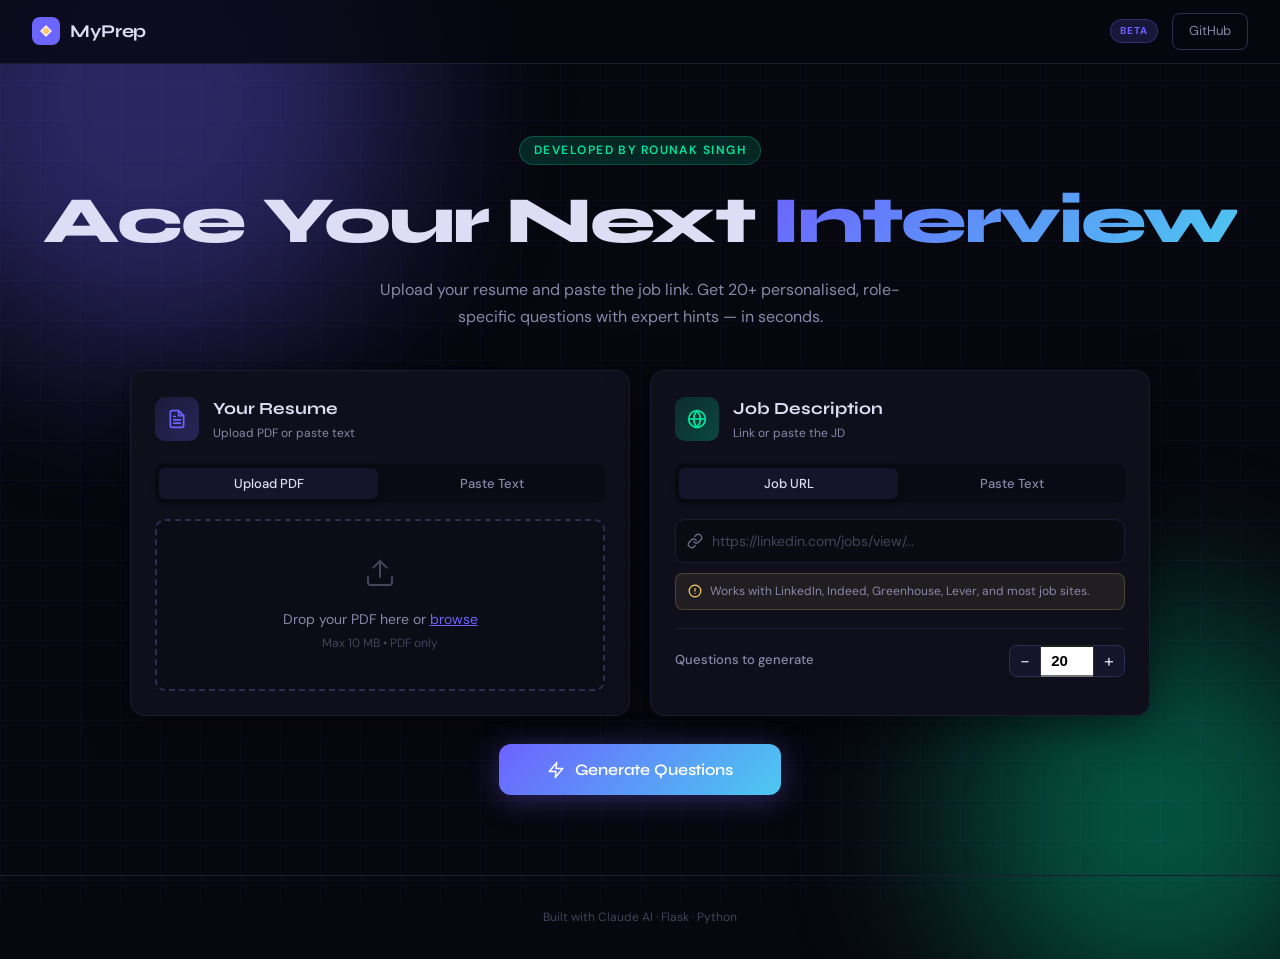
<file: templates/index.html>
<!DOCTYPE html>
<html lang="en">
<head>
<meta charset="UTF-8" />
<meta name="viewport" content="width=device-width, initial-scale=1.0"/>
<title>InterviewAI — Smart Interview Prep</title>
<link rel="preconnect" href="https://fonts.googleapis.com">
<link href="https://fonts.googleapis.com/css2?family=Syne:wght@400;600;700;800&family=DM+Sans:wght@300;400;500&display=swap" rel="stylesheet">
<link rel="stylesheet" href="/static/style.css" />
</head>
<body>

<!-- ── BACKGROUND ── -->
<div class="bg-grid"></div>
<div class="orb orb-1"></div>
<div class="orb orb-2"></div>

<!-- ── HEADER ── -->
<header>
  <div class="logo">
    <svg width="28" height="28" viewBox="0 0 28 28" fill="none">
      <rect width="28" height="28" rx="8" fill="url(#lg)"/>
      <path d="M8 14 L14 8 L20 14 L14 20 Z" fill="white" opacity="0.9"/>
      <circle cx="14" cy="14" r="3" fill="url(#lg2)"/>
      <defs>
        <linearGradient id="lg" x1="0" y1="0" x2="28" y2="28">
          <stop offset="0%" stop-color="#6c63ff"/>
          <stop offset="100%" stop-color="#4cc9f0"/>
        </linearGradient>
        <linearGradient id="lg2" x1="0" y1="0" x2="6" y2="6">
          <stop offset="0%" stop-color="#ffd166"/>
          <stop offset="100%" stop-color="#ff4d6d"/>
        </linearGradient>
      </defs>
    </svg>
    <span>MyPrep</span>
  </div>
  <div class="header-right">
    <span class="badge-beta">Beta</span>
    <a href="https://github.com/RounakSingh3337" class="btn-ghost" target="_blank">GitHub</a>
  </div>
</header>

<!-- ── HERO ── -->
<section class="hero">
  <div class="hero-eyebrow">Developed By Rounak Singh</div>
  <h1>Ace Your Next <span class="gradient-text">Interview</span></h1>
  <p class="hero-sub">Upload your resume and paste the job link. Get 20+ personalised, role-specific questions with expert hints — in seconds.</p>
</section>

<!-- ── FORM CARD ── -->
<main>
  <form id="mainForm" enctype="multipart/form-data">

    <div class="form-grid">

      <!-- Resume block -->
      <div class="card" id="resumeCard">
        <div class="card-header">
          <div class="card-icon" style="background:linear-gradient(135deg,#6c63ff22,#6c63ff44);">
            <svg width="20" height="20" fill="none" viewBox="0 0 24 24"><path d="M14 2H6a2 2 0 0 0-2 2v16a2 2 0 0 0 2 2h12a2 2 0 0 0 2-2V8z" stroke="#6c63ff" stroke-width="2" stroke-linecap="round"/><polyline points="14 2 14 8 20 8" stroke="#6c63ff" stroke-width="2" stroke-linecap="round"/><line x1="16" y1="13" x2="8" y2="13" stroke="#6c63ff" stroke-width="2" stroke-linecap="round"/><line x1="16" y1="17" x2="8" y2="17" stroke="#6c63ff" stroke-width="2" stroke-linecap="round"/><polyline points="10 9 9 9 8 9" stroke="#6c63ff" stroke-width="2" stroke-linecap="round"/></svg>
          </div>
          <div>
            <h2>Your Resume</h2>
            <p>Upload PDF or paste text</p>
          </div>
        </div>

        <div class="tabs">
          <button type="button" class="tab active" data-tab="upload" data-group="resume">Upload PDF</button>
          <button type="button" class="tab" data-tab="paste" data-group="resume">Paste Text</button>
        </div>

        <div id="resume-upload" class="tab-panel active">
          <div class="dropzone" id="dropzone">
            <input type="file" id="resume_file" name="resume_file" accept=".pdf" hidden />
            <div class="dz-icon">
              <svg width="32" height="32" fill="none" viewBox="0 0 24 24"><path d="M21 15v4a2 2 0 0 1-2 2H5a2 2 0 0 1-2-2v-4" stroke="currentColor" stroke-width="1.5" stroke-linecap="round"/><polyline points="17 8 12 3 7 8" stroke="currentColor" stroke-width="1.5" stroke-linecap="round"/><line x1="12" y1="3" x2="12" y2="15" stroke="currentColor" stroke-width="1.5" stroke-linecap="round"/></svg>
            </div>
            <div class="dz-text">Drop your PDF here or <span class="dz-link">browse</span></div>
            <div class="dz-sub" id="fileLabel">Max 10 MB • PDF only</div>
          </div>
        </div>

        <div id="resume-paste" class="tab-panel">
          <textarea name="resume_text" id="resume_text" placeholder="Paste your resume text here..." rows="9"></textarea>
        </div>
      </div>

      <!-- JD block -->
      <div class="card" id="jdCard">
        <div class="card-header">
          <div class="card-icon" style="background:linear-gradient(135deg,#00e5a022,#00e5a044);">
            <svg width="20" height="20" fill="none" viewBox="0 0 24 24"><circle cx="12" cy="12" r="10" stroke="#00e5a0" stroke-width="2"/><line x1="2" y1="12" x2="22" y2="12" stroke="#00e5a0" stroke-width="2"/><path d="M12 2a15.3 15.3 0 0 1 4 10 15.3 15.3 0 0 1-4 10 15.3 15.3 0 0 1-4-10 15.3 15.3 0 0 1 4-10z" stroke="#00e5a0" stroke-width="2"/></svg>
          </div>
          <div>
            <h2>Job Description</h2>
            <p>Link or paste the JD</p>
          </div>
        </div>

        <div class="tabs">
          <button type="button" class="tab active" data-tab="url" data-group="jd">Job URL</button>
          <button type="button" class="tab" data-tab="textjd" data-group="jd">Paste Text</button>
        </div>

        <div id="jd-url" class="tab-panel active">
          <div class="input-wrap">
            <svg class="input-icon" width="16" height="16" fill="none" viewBox="0 0 24 24"><path d="M10 13a5 5 0 0 0 7.54.54l3-3a5 5 0 0 0-7.07-7.07l-1.72 1.71" stroke="#6b6b8a" stroke-width="2" stroke-linecap="round"/><path d="M14 11a5 5 0 0 0-7.54-.54l-3 3a5 5 0 0 0 7.07 7.07l1.71-1.71" stroke="#6b6b8a" stroke-width="2" stroke-linecap="round"/></svg>
            <input type="url" name="jd_url" id="jd_url" placeholder="https://linkedin.com/jobs/view/..." />
          </div>
          <div class="hint-box">
            <svg width="14" height="14" fill="none" viewBox="0 0 24 24"><circle cx="12" cy="12" r="10" stroke="#ffd166" stroke-width="2"/><line x1="12" y1="8" x2="12" y2="12" stroke="#ffd166" stroke-width="2" stroke-linecap="round"/><line x1="12" y1="16" x2="12.01" y2="16" stroke="#ffd166" stroke-width="2" stroke-linecap="round"/></svg>
            Works with LinkedIn, Indeed, Greenhouse, Lever, and most job sites.
          </div>
        </div>

        <div id="jd-textjd" class="tab-panel">
          <textarea name="jd_text" id="jd_text" placeholder="Paste the full job description here..." rows="9"></textarea>
        </div>

        <!-- Options -->
        <div class="options-row">
          <label>Questions to generate</label>
          <div class="num-control">
            <button type="button" id="numMinus">−</button>
            <input type="number" name="num_questions" id="num_questions" value="20" min="5" max="40" readonly />
            <button type="button" id="numPlus">+</button>
          </div>
        </div>
      </div>
    </div>

    <div class="submit-row">
      <button type="submit" class="btn-generate" id="submitBtn">
        <svg width="18" height="18" fill="none" viewBox="0 0 24 24"><polygon points="13 2 3 14 12 14 11 22 21 10 12 10 13 2" stroke="white" stroke-width="2" stroke-linecap="round" stroke-linejoin="round"/></svg>
        Generate Questions
      </button>
    </div>

  </form>

  <!-- ── ERROR ── -->
  <div id="errorBox" class="error-box hidden">
    <svg width="18" height="18" fill="none" viewBox="0 0 24 24"><circle cx="12" cy="12" r="10" stroke="#ff4d6d" stroke-width="2"/><line x1="15" y1="9" x2="9" y2="15" stroke="#ff4d6d" stroke-width="2" stroke-linecap="round"/><line x1="9" y1="9" x2="15" y2="15" stroke="#ff4d6d" stroke-width="2" stroke-linecap="round"/></svg>
    <span id="errorMsg"></span>
  </div>

  <!-- ── LOADING ── -->
  <div id="loadingSection" class="loading-section hidden">
    <div class="loading-card">
      <div class="spinner"></div>
      <div class="loading-title">Analysing your profile…</div>
      <div class="loading-steps" id="loadingSteps">
        <div class="ls ls-active" id="ls1">📄 Reading resume</div>
        <div class="ls" id="ls2">🌐 Fetching job description</div>
        <div class="ls" id="ls3">🧠 Crafting tailored questions</div>
        <div class="ls" id="ls4">✨ Finalising interview pack</div>
      </div>
    </div>
  </div>

  <!-- ── RESULTS ── -->
  <div id="resultsSection" class="hidden">

    <div class="results-header">
      <div>
        <h2 class="results-title">Your Interview Questions</h2>
        <p class="results-sub" id="resultsMeta"></p>
      </div>
      <div class="results-actions">
        <button class="btn-ghost" id="copyAllBtn">
          <svg width="15" height="15" fill="none" viewBox="0 0 24 24"><rect x="9" y="9" width="13" height="13" rx="2" stroke="currentColor" stroke-width="2"/><path d="M5 15H4a2 2 0 0 1-2-2V4a2 2 0 0 1 2-2h9a2 2 0 0 1 2 2v1" stroke="currentColor" stroke-width="2"/></svg>
          Copy All
        </button>
        <button class="btn-ghost" id="resetBtn">
          <svg width="15" height="15" fill="none" viewBox="0 0 24 24"><polyline points="1 4 1 10 7 10" stroke="currentColor" stroke-width="2" stroke-linecap="round"/><path d="M3.51 15a9 9 0 1 0 .49-4.95" stroke="currentColor" stroke-width="2" stroke-linecap="round"/></svg>
          New Search
        </button>
      </div>
    </div>

    <!-- Stats -->
    <div class="stats-row" id="statsRow"></div>

    <!-- Filter bar -->
    <div class="filter-bar">
      <button class="filter-btn active" data-filter="all">All</button>
      <button class="filter-btn" data-filter="Technical Skills">Technical</button>
      <button class="filter-btn" data-filter="Behavioral">Behavioral</button>
      <button class="filter-btn" data-filter="System Design">System Design</button>
      <button class="filter-btn" data-filter="Problem Solving">Problem Solving</button>
      <button class="filter-btn" data-filter="Cultural Fit">Cultural Fit</button>
      <button class="filter-btn" data-filter="Leadership">Leadership</button>
    </div>

    <!-- Question list -->
    <div id="questionList"></div>

  </div>
</main>

<footer>
  <span>Built with Claude AI · Flask · Python</span>
</footer>

<script src="/static/app.js"></script>
</body>
</html>
</file>
<file: static/style.css>
/* ── Reset & base ──────────────────────────────────────────────────────────── */
*, *::before, *::after { box-sizing: border-box; margin: 0; padding: 0; }

:root {
  --bg:         #07070f;
  --bg-card:    #0f0f1c;
  --bg-hover:   #14142a;
  --border:     #1c1c32;
  --border-hl:  #2e2e52;
  --accent:     #6c63ff;
  --accent-dim: rgba(108,99,255,0.18);
  --accent-glow:rgba(108,99,255,0.35);
  --green:      #00e5a0;
  --green-dim:  rgba(0,229,160,0.15);
  --yellow:     #ffd166;
  --red:        #ff4d6d;
  --cyan:       #4cc9f0;
  --text:       #ddddf5;
  --text-2:     #8888aa;
  --text-3:     #44445a;
  --radius:     14px;
  --shadow:     0 8px 40px rgba(0,0,0,0.55);
}

html { scroll-behavior: smooth; }

body {
  background: var(--bg);
  color: var(--text);
  font-family: 'DM Sans', sans-serif;
  font-size: 15px;
  line-height: 1.6;
  min-height: 100vh;
  overflow-x: hidden;
}

/* ── Background effects ────────────────────────────────────────────────────── */
.bg-grid {
  position: fixed; inset: 0; pointer-events: none; z-index: 0;
  background-image:
    linear-gradient(rgba(108,99,255,0.04) 1px, transparent 1px),
    linear-gradient(90deg, rgba(108,99,255,0.04) 1px, transparent 1px);
  background-size: 40px 40px;
}
.orb {
  position: fixed; border-radius: 50%; pointer-events: none; z-index: 0;
  filter: blur(90px); opacity: 0.35;
}
.orb-1 { width: 500px; height: 500px; background: #6c63ff; top: -150px; left: -100px; }
.orb-2 { width: 400px; height: 400px; background: #00e5a0; bottom: -120px; right: -80px; }

/* ── Header ────────────────────────────────────────────────────────────────── */
header {
  position: sticky; top: 0; z-index: 100;
  display: flex; align-items: center; justify-content: space-between;
  padding: 0 32px; height: 64px;
  background: rgba(7,7,15,0.8);
  backdrop-filter: blur(18px);
  border-bottom: 1px solid var(--border);
}
.logo { display: flex; align-items: center; gap: 10px; font-family: 'Syne', sans-serif; font-weight: 700; font-size: 18px; letter-spacing: -0.02em; }
.header-right { display: flex; align-items: center; gap: 14px; }
.badge-beta {
  font-size: 10px; font-weight: 700; letter-spacing: 0.1em; text-transform: uppercase;
  color: var(--accent); background: var(--accent-dim); border: 1px solid rgba(108,99,255,0.3);
  padding: 3px 9px; border-radius: 20px;
}
.btn-ghost {
  background: transparent; border: 1px solid var(--border-hl);
  color: var(--text-2); padding: 7px 16px; border-radius: 8px;
  font-size: 13px; cursor: pointer; display: flex; align-items: center; gap: 6px;
  transition: all 0.2s; font-family: inherit; text-decoration: none;
}
.btn-ghost:hover { border-color: var(--accent); color: var(--text); background: var(--accent-dim); }

/* ── Hero ──────────────────────────────────────────────────────────────────── */
.hero { position: relative; z-index: 1; text-align: center; padding: 72px 24px 40px; }
.hero-eyebrow {
  display: inline-block; font-size: 12px; font-weight: 600; letter-spacing: 0.12em;
  text-transform: uppercase; color: var(--green); background: var(--green-dim);
  border: 1px solid rgba(0,229,160,0.25); padding: 4px 14px; border-radius: 20px;
  margin-bottom: 20px;
}
h1 { font-family: 'Syne', sans-serif; font-size: clamp(36px,6vw,66px); font-weight: 800; letter-spacing: -0.03em; line-height: 1.1; margin-bottom: 18px; }
.gradient-text { background: linear-gradient(135deg, var(--accent), var(--cyan)); -webkit-background-clip: text; -webkit-text-fill-color: transparent; background-clip: text; }
.hero-sub { max-width: 520px; margin: 0 auto; color: var(--text-2); font-size: 16px; line-height: 1.7; }

/* ── Main layout ───────────────────────────────────────────────────────────── */
main { position: relative; z-index: 1; max-width: 1060px; margin: 0 auto; padding: 0 20px 80px; }

.form-grid { display: grid; grid-template-columns: 1fr 1fr; gap: 20px; }
@media (max-width: 720px) { .form-grid { grid-template-columns: 1fr; } }

/* ── Card ──────────────────────────────────────────────────────────────────── */
.card {
  background: var(--bg-card); border: 1px solid var(--border);
  border-radius: var(--radius); padding: 24px;
  box-shadow: var(--shadow);
}
.card-header { display: flex; align-items: center; gap: 14px; margin-bottom: 20px; }
.card-icon { width: 44px; height: 44px; border-radius: 10px; display: flex; align-items: center; justify-content: center; flex-shrink: 0; }
.card-header h2 { font-family: 'Syne', sans-serif; font-size: 17px; font-weight: 700; margin-bottom: 2px; }
.card-header p { font-size: 12px; color: var(--text-2); margin: 0; }

/* ── Tabs ──────────────────────────────────────────────────────────────────── */
.tabs { display: flex; gap: 4px; background: rgba(0,0,0,0.3); border-radius: 8px; padding: 4px; margin-bottom: 16px; }
.tab {
  flex: 1; padding: 7px; border: none; border-radius: 6px;
  background: transparent; color: var(--text-2); font-size: 13px;
  font-weight: 500; cursor: pointer; transition: all 0.2s; font-family: inherit;
}
.tab.active { background: var(--bg-hover); color: var(--text); box-shadow: 0 2px 8px rgba(0,0,0,0.3); }
.tab-panel { display: none; }
.tab-panel.active { display: block; }

/* ── Dropzone ──────────────────────────────────────────────────────────────── */
.dropzone {
  border: 2px dashed var(--border-hl); border-radius: 10px; padding: 36px 20px;
  text-align: center; cursor: pointer; transition: all 0.25s;
  background: rgba(0,0,0,0.2);
}
.dropzone:hover, .dropzone.drag-over { border-color: var(--accent); background: var(--accent-dim); }
.dropzone.has-file { border-color: var(--green); background: var(--green-dim); border-style: solid; }
.dz-icon { color: var(--text-3); margin-bottom: 12px; }
.dz-text { color: var(--text-2); font-size: 14px; margin-bottom: 4px; }
.dz-link { color: var(--accent); text-decoration: underline; }
.dz-sub { font-size: 12px; color: var(--text-3); }

/* ── Inputs ────────────────────────────────────────────────────────────────── */
textarea, input[type="url"], input[type="text"] {
  width: 100%; background: rgba(0,0,0,0.35); border: 1px solid var(--border);
  color: var(--text); border-radius: 10px; padding: 12px 14px;
  font-family: 'DM Sans', sans-serif; font-size: 14px; resize: vertical;
  transition: border-color 0.2s; outline: none; line-height: 1.6;
}
textarea:focus, input[type="url"]:focus, input[type="text"]:focus {
  border-color: var(--accent); box-shadow: 0 0 0 3px var(--accent-dim);
}
textarea::placeholder, input::placeholder { color: var(--text-3); }
.input-wrap { position: relative; }
.input-icon { position: absolute; left: 12px; top: 50%; transform: translateY(-50%); pointer-events: none; }
.input-wrap input { padding-left: 36px; height: 44px; }

.hint-box {
  display: flex; align-items: center; gap: 8px; margin-top: 10px;
  font-size: 12px; color: var(--text-2); background: rgba(255,209,102,0.08);
  border: 1px solid rgba(255,209,102,0.2); border-radius: 8px; padding: 8px 12px;
}

/* ── Number control ─────────────────────────────────────────────────────────── */
.options-row { display: flex; align-items: center; justify-content: space-between; margin-top: 18px; padding-top: 16px; border-top: 1px solid var(--border); }
.options-row label { font-size: 13px; color: var(--text-2); font-weight: 500; }
.num-control { display: flex; align-items: center; gap: 0; }
.num-control button {
  width: 32px; height: 32px; background: var(--bg-hover); border: 1px solid var(--border-hl);
  color: var(--text); font-size: 18px; cursor: pointer; transition: all 0.2s; font-family: inherit; line-height: 1;
}
.num-control button:first-child { border-radius: 8px 0 0 8px; }
.num-control button:last-child { border-radius: 0 8px 8px 0; }
.num-control button:hover { background: var(--accent-dim); border-color: var(--accent); color: var(--accent); }
.num-control input { width: 52px; height: 32px; border-radius: 0; border-left: none; border-right: none; text-align: center; font-weight: 600; font-size: 15px; }

/* ── Submit ────────────────────────────────────────────────────────────────── */
.submit-row { text-align: center; margin-top: 28px; }
.btn-generate {
  background: linear-gradient(135deg, var(--accent), #4cc9f0);
  border: none; color: white; padding: 16px 48px; border-radius: 12px;
  font-size: 16px; font-weight: 600; cursor: pointer; display: inline-flex;
  align-items: center; gap: 10px; font-family: 'Syne', sans-serif; letter-spacing: -0.01em;
  box-shadow: 0 4px 30px var(--accent-glow); transition: all 0.25s;
}
.btn-generate:hover { transform: translateY(-2px); box-shadow: 0 8px 40px var(--accent-glow); }
.btn-generate:disabled { opacity: 0.5; cursor: not-allowed; transform: none; }

/* ── Error ─────────────────────────────────────────────────────────────────── */
.error-box {
  display: flex; align-items: center; gap: 10px;
  background: rgba(255,77,109,0.1); border: 1px solid rgba(255,77,109,0.3);
  color: #ff4d6d; border-radius: 10px; padding: 14px 18px; margin-top: 20px;
  font-size: 14px;
}

/* ── Loading ───────────────────────────────────────────────────────────────── */
.loading-section { margin-top: 48px; display: flex; justify-content: center; }
.loading-card { background: var(--bg-card); border: 1px solid var(--border); border-radius: var(--radius); padding: 40px 48px; text-align: center; max-width: 420px; width: 100%; }
.spinner {
  width: 48px; height: 48px; border-radius: 50%; margin: 0 auto 24px;
  border: 3px solid var(--border); border-top-color: var(--accent);
  animation: spin 0.9s linear infinite;
}
@keyframes spin { to { transform: rotate(360deg); } }
.loading-title { font-family: 'Syne', sans-serif; font-size: 18px; font-weight: 700; margin-bottom: 24px; }
.loading-steps { display: flex; flex-direction: column; gap: 10px; }
.ls { font-size: 13px; color: var(--text-3); padding: 8px 14px; border-radius: 8px; transition: all 0.4s; text-align: left; }
.ls.ls-active { color: var(--text); background: var(--accent-dim); border-left: 3px solid var(--accent); }
.ls.ls-done { color: var(--green); }

/* ── Results header ─────────────────────────────────────────────────────────── */
.results-header { display: flex; align-items: flex-start; justify-content: space-between; flex-wrap: wrap; gap: 16px; margin-bottom: 24px; margin-top: 48px; }
.results-title { font-family: 'Syne', sans-serif; font-size: 28px; font-weight: 800; letter-spacing: -0.02em; }
.results-sub { color: var(--text-2); font-size: 14px; margin-top: 4px; }
.results-actions { display: flex; gap: 10px; }

/* ── Stats row ─────────────────────────────────────────────────────────────── */
.stats-row { display: flex; gap: 12px; flex-wrap: wrap; margin-bottom: 24px; }
.stat-card {
  background: var(--bg-card); border: 1px solid var(--border);
  border-radius: 10px; padding: 14px 18px; flex: 1; min-width: 130px;
}
.stat-num { font-family: 'Syne', sans-serif; font-size: 26px; font-weight: 800; line-height: 1; }
.stat-lbl { font-size: 12px; color: var(--text-2); margin-top: 4px; }

/* ── Filter bar ────────────────────────────────────────────────────────────── */
.filter-bar { display: flex; gap: 8px; flex-wrap: wrap; margin-bottom: 20px; }
.filter-btn {
  background: var(--bg-card); border: 1px solid var(--border);
  color: var(--text-2); padding: 7px 16px; border-radius: 20px;
  font-size: 13px; font-weight: 500; cursor: pointer; transition: all 0.2s; font-family: inherit;
}
.filter-btn:hover { border-color: var(--border-hl); color: var(--text); }
.filter-btn.active { background: var(--accent-dim); border-color: rgba(108,99,255,0.4); color: var(--accent); }

/* ── Question cards ─────────────────────────────────────────────────────────── */
.q-card {
  background: var(--bg-card); border: 1px solid var(--border);
  border-radius: 12px; padding: 20px; margin-bottom: 10px; cursor: pointer;
  transition: all 0.22s;
}
.q-card:hover { border-color: var(--border-hl); background: var(--bg-hover); }
.q-card.open { border-color: rgba(108,99,255,0.35); background: var(--bg-hover); box-shadow: 0 0 24px rgba(108,99,255,0.1); }
.q-top { display: flex; align-items: flex-start; gap: 14px; }
.q-num {
  min-width: 34px; height: 34px; border-radius: 8px;
  display: flex; align-items: center; justify-content: center;
  font-family: monospace; font-size: 12px; font-weight: 700; flex-shrink: 0;
}
.q-meta { display: flex; gap: 7px; flex-wrap: wrap; margin-bottom: 8px; }
.q-badge {
  font-size: 10px; font-weight: 700; letter-spacing: 0.06em; text-transform: uppercase;
  padding: 2px 10px; border-radius: 20px;
}
.q-text { color: var(--text); font-size: 15px; line-height: 1.58; }
.q-hint {
  margin-top: 16px; padding: 12px 14px;
  border-left: 3px solid var(--accent);
  background: rgba(108,99,255,0.07); border-radius: 0 8px 8px 0;
  display: none;
}
.q-card.open .q-hint { display: block; }
.q-hint-label { font-size: 10px; font-weight: 700; letter-spacing: 0.1em; text-transform: uppercase; color: var(--accent); margin-bottom: 6px; }
.q-hint-text { font-size: 13px; color: var(--text-2); line-height: 1.6; }
.q-tags { display: flex; gap: 6px; flex-wrap: wrap; margin-top: 12px; }
.q-tag { font-size: 11px; color: var(--text-3); background: rgba(255,255,255,0.04); border: 1px solid var(--border); padding: 2px 9px; border-radius: 5px; }
.q-followup { margin-top: 14px; display: none; }
.q-card.open .q-followup { display: block; }
.q-followup-btn {
  background: none; border: 1px dashed var(--border-hl); color: var(--text-2);
  font-size: 12px; padding: 6px 14px; border-radius: 6px; cursor: pointer;
  font-family: inherit; transition: all 0.2s;
}
.q-followup-btn:hover { border-color: var(--accent); color: var(--accent); background: var(--accent-dim); }
.q-followup-list { margin-top: 10px; display: flex; flex-direction: column; gap: 6px; }
.q-followup-item { font-size: 13px; color: var(--text-2); background: rgba(0,0,0,0.25); padding: 9px 12px; border-radius: 8px; border: 1px solid var(--border); }

/* ── Utility ───────────────────────────────────────────────────────────────── */
.hidden { display: none !important; }

/* ── Footer ────────────────────────────────────────────────────────────────── */
footer { text-align: center; padding: 32px; color: var(--text-3); font-size: 12px; border-top: 1px solid var(--border); position: relative; z-index: 1; }
</file>
